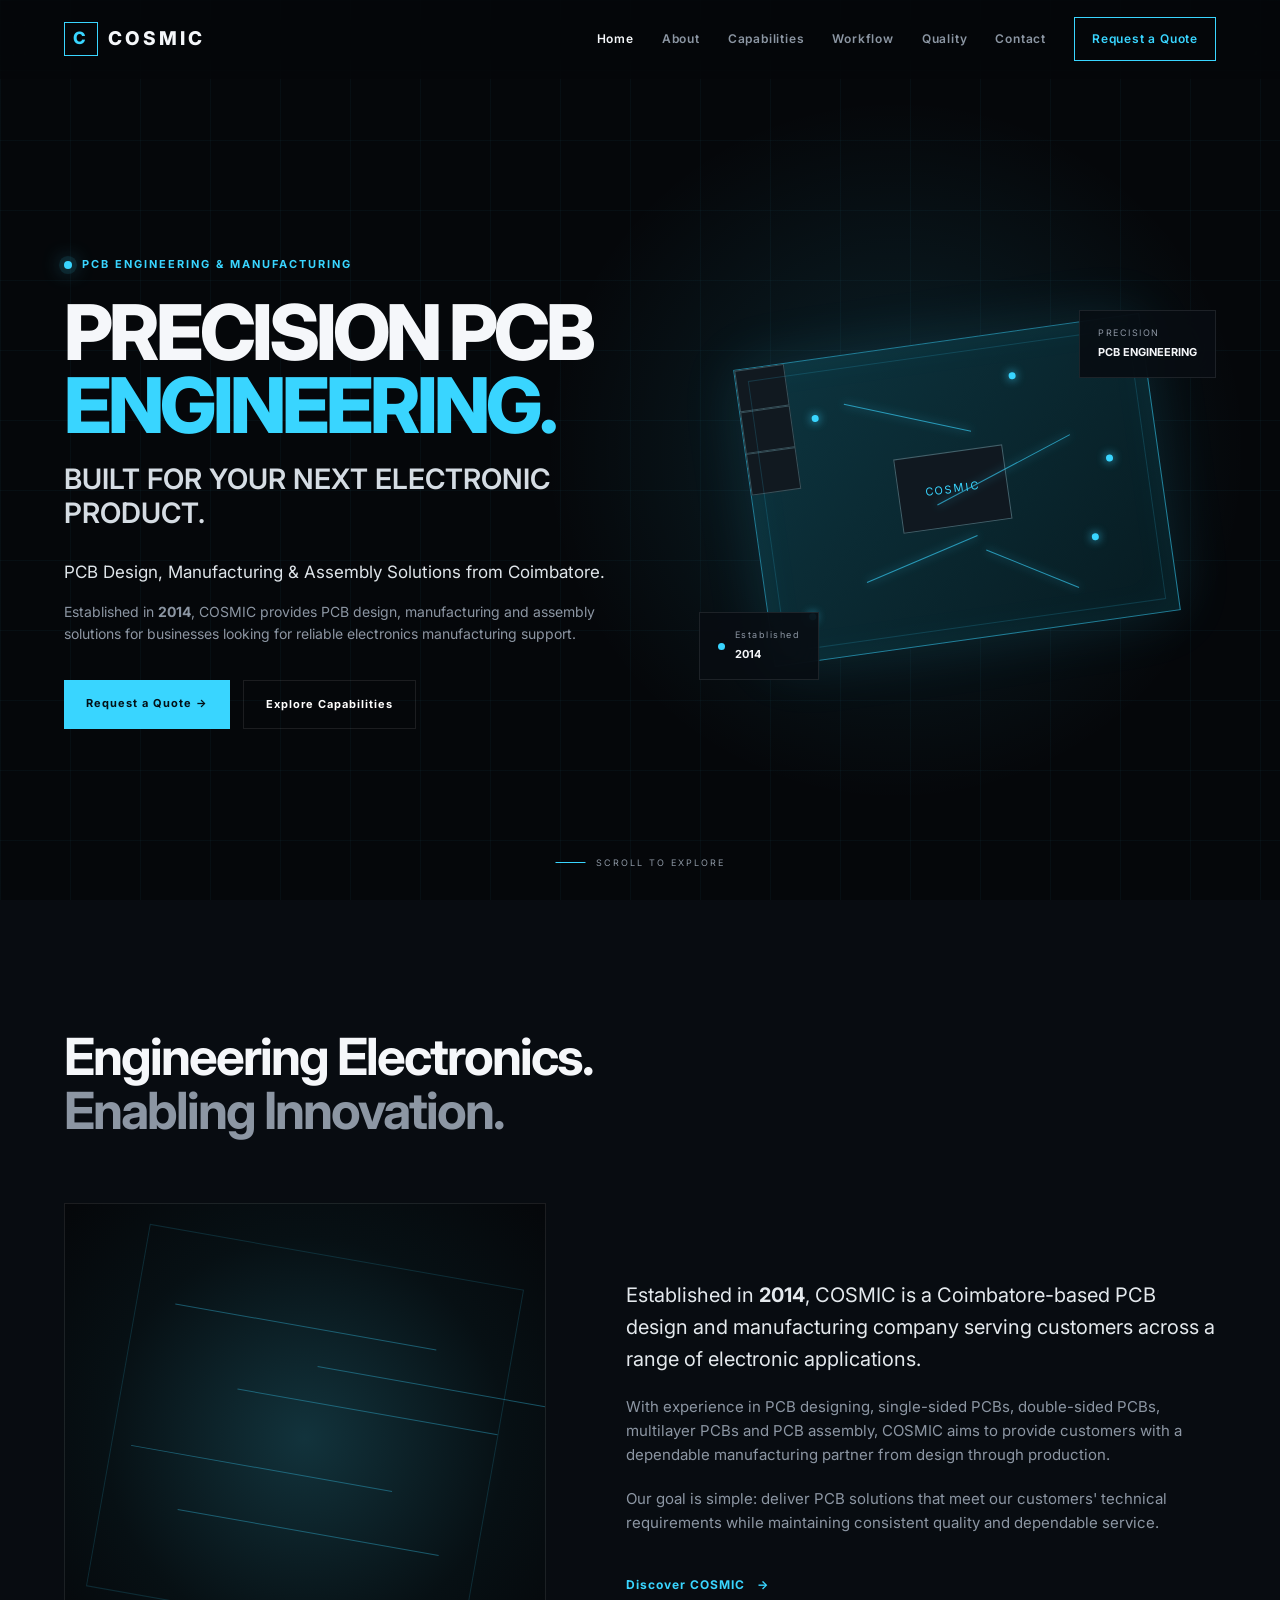
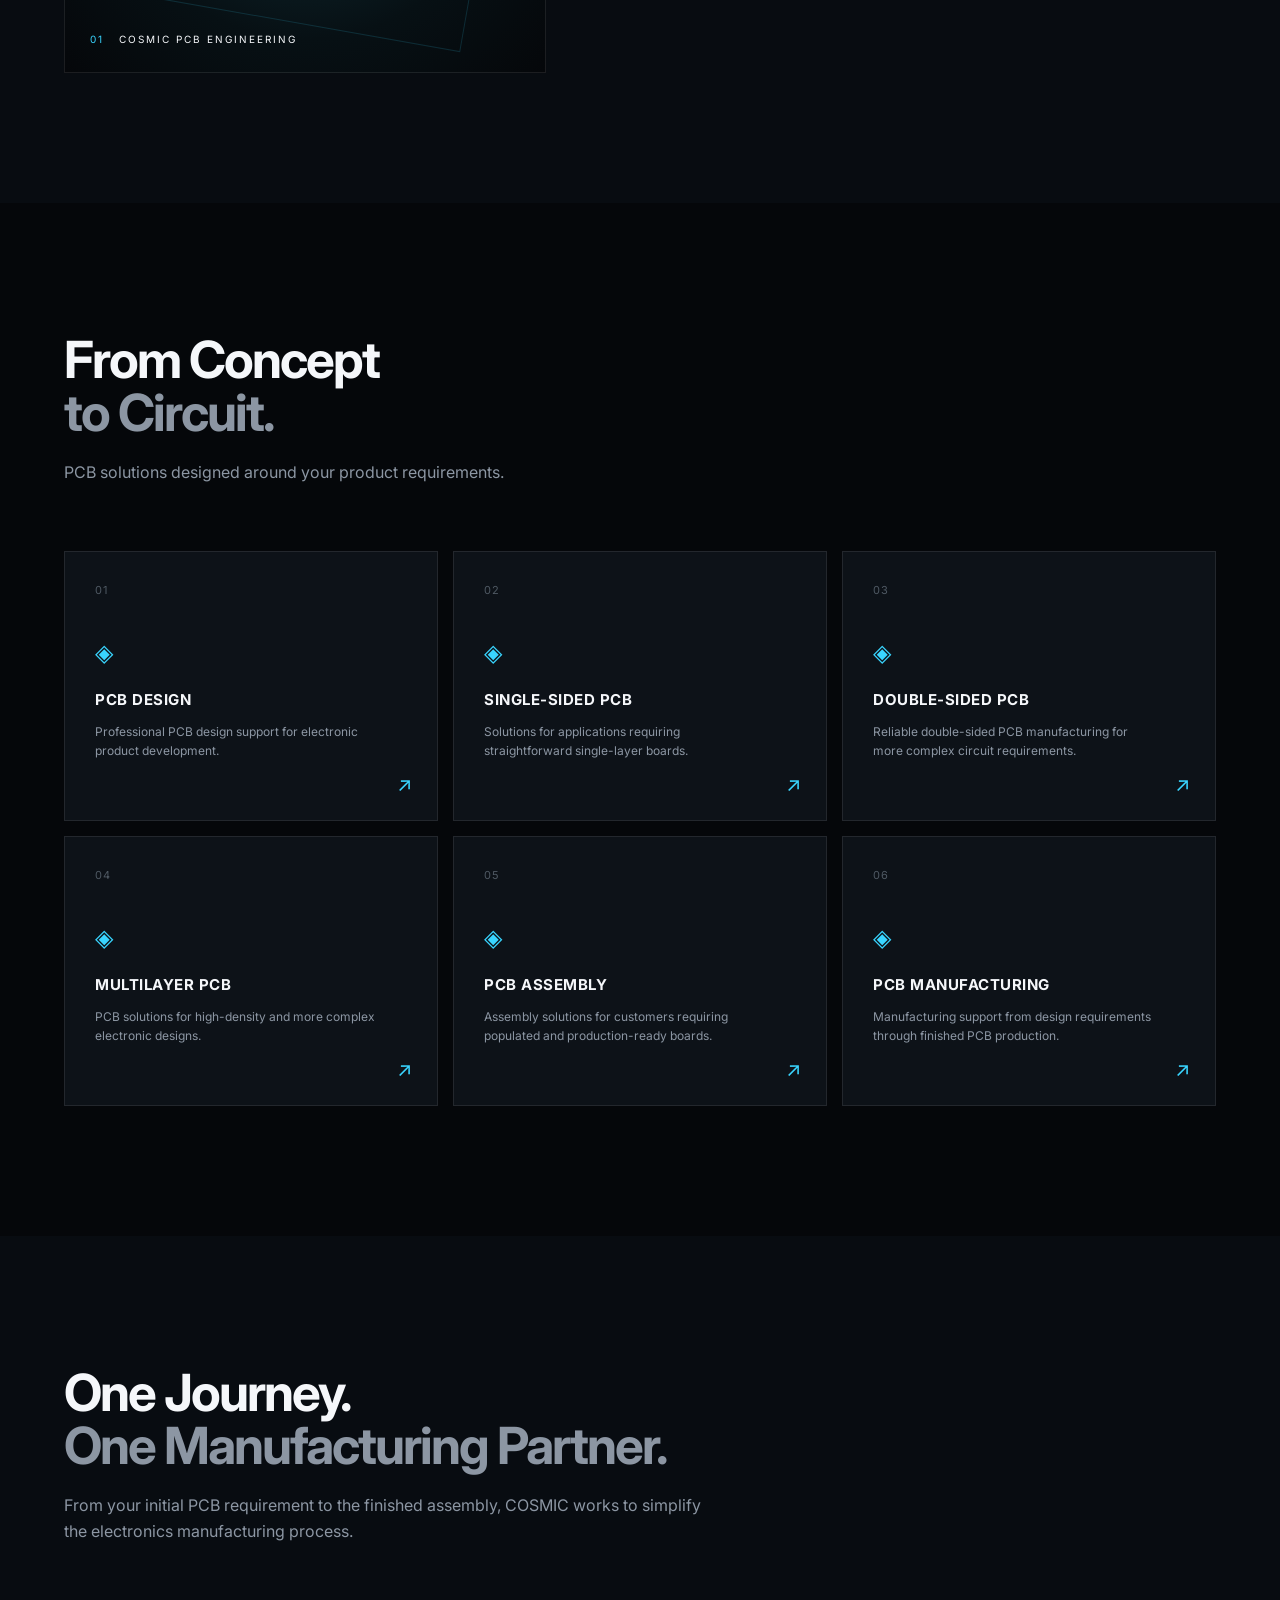
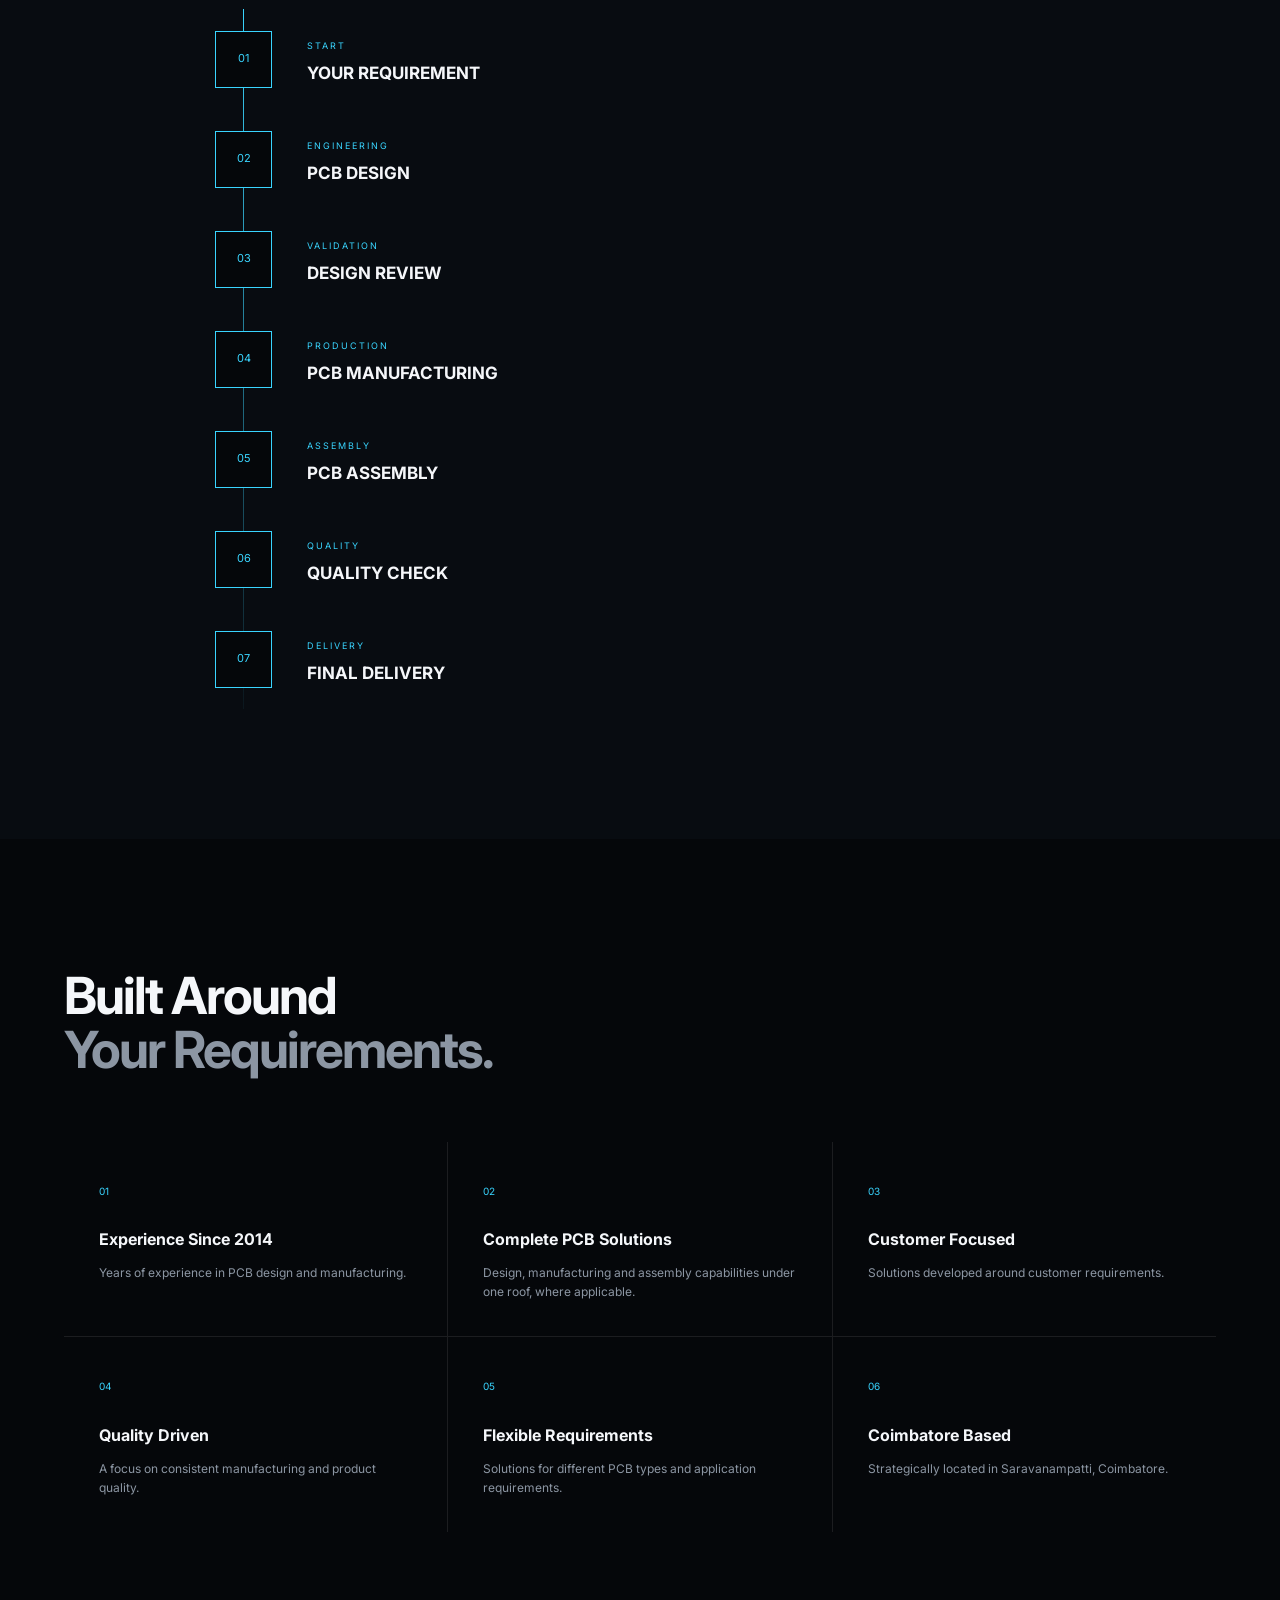
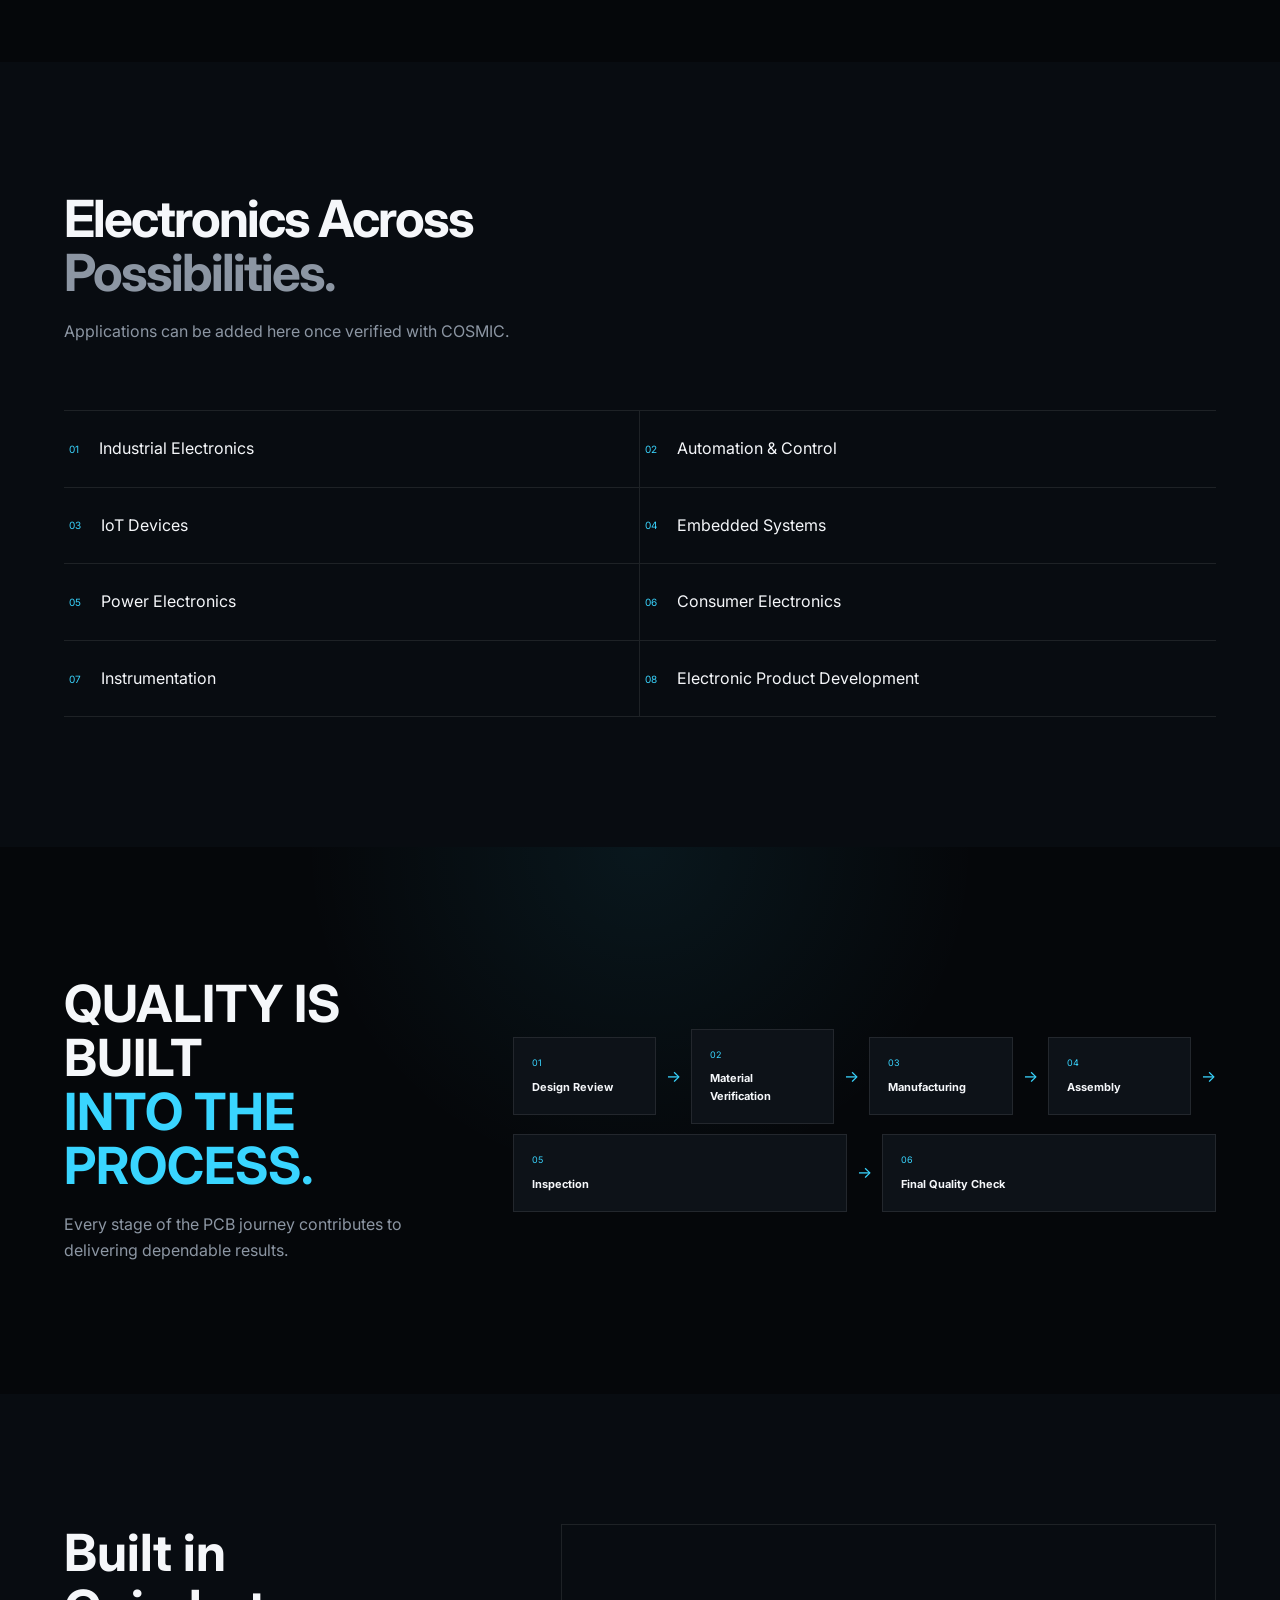
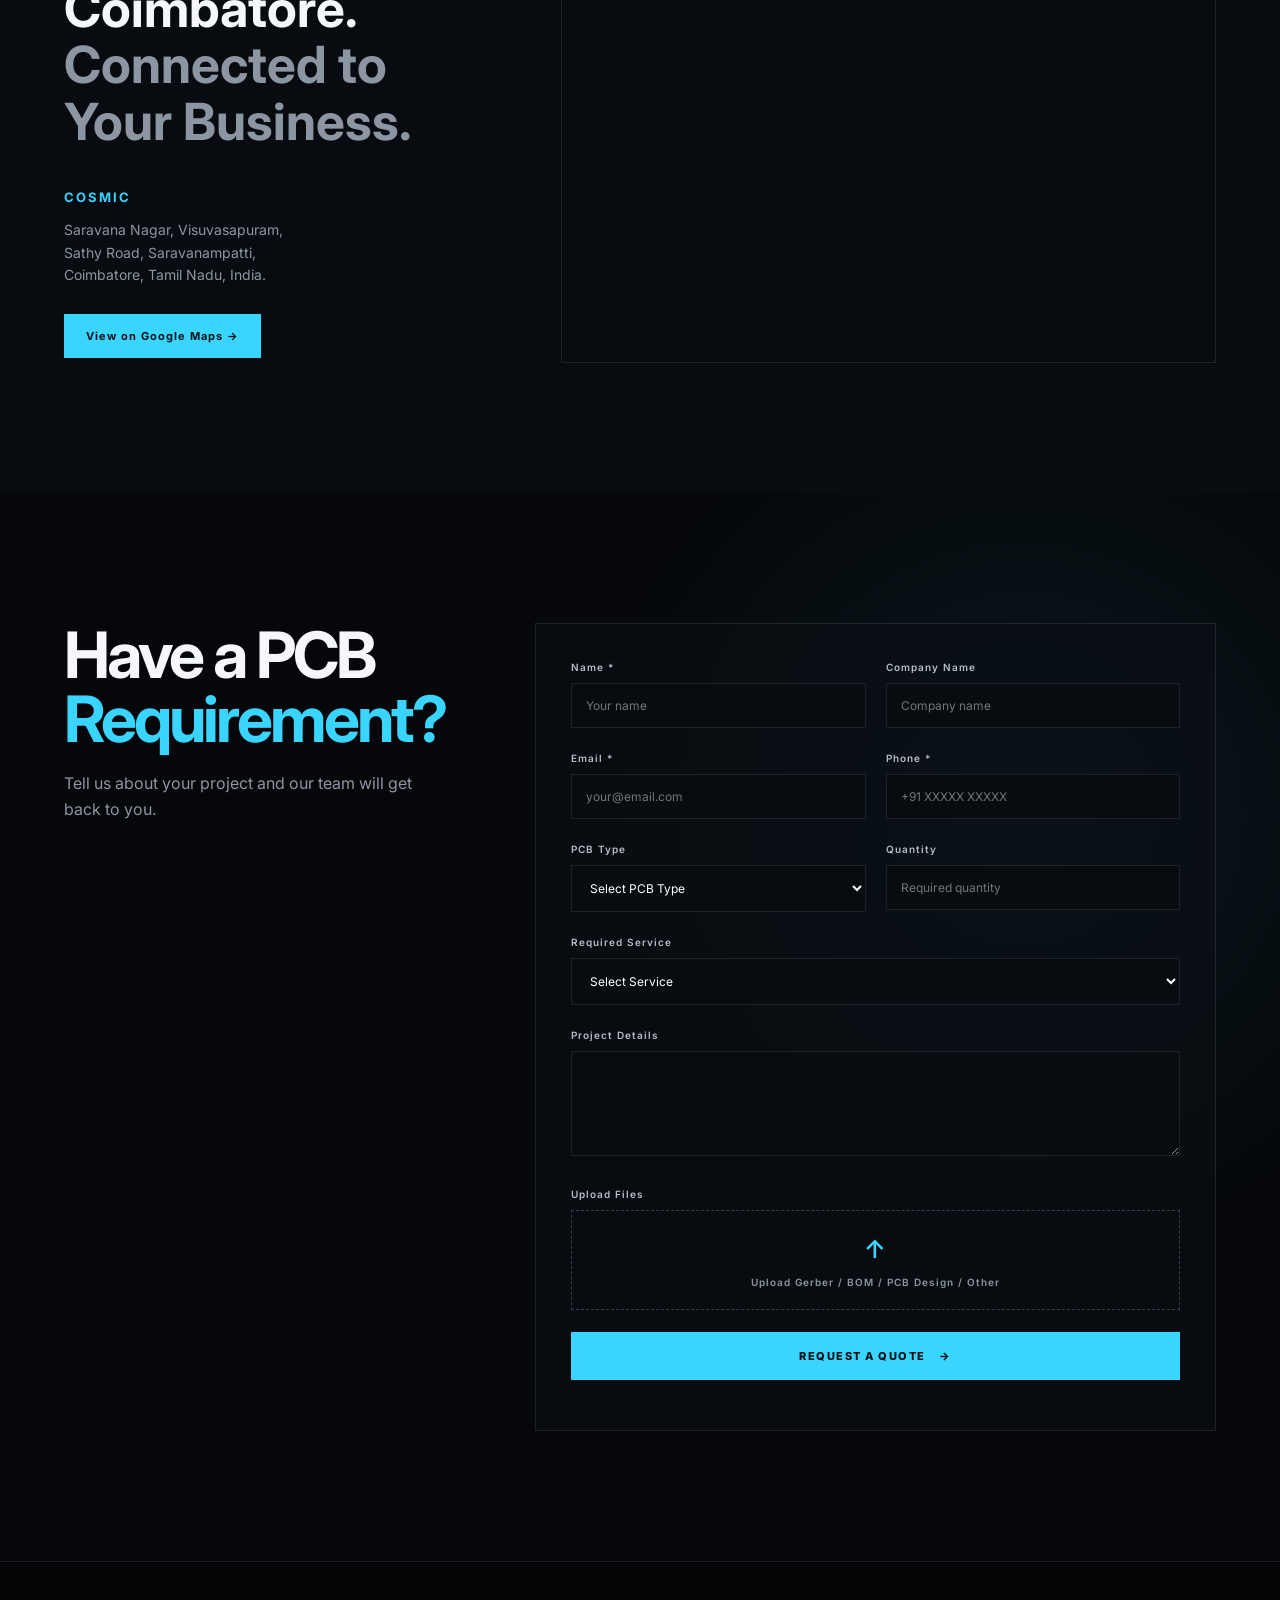
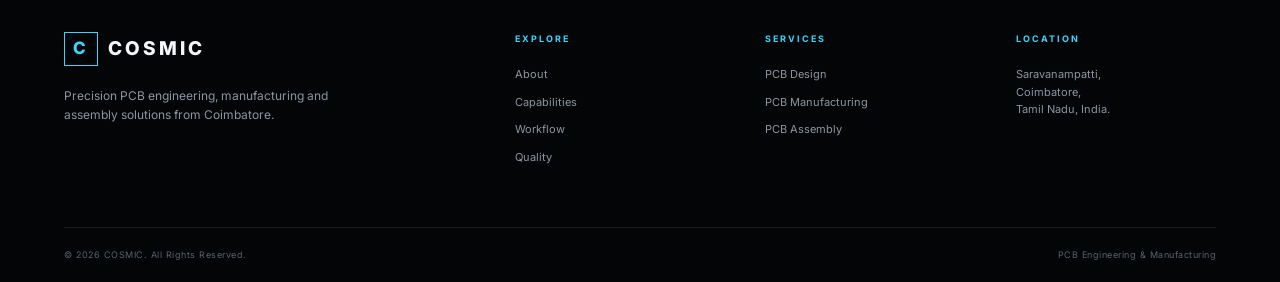
<file: Index.html>
<!DOCTYPE html>
<html lang="en">
<head>
    <meta charset="UTF-8">
    <meta name="viewport" content="width=device-width, initial-scale=1.0">

    <title>COSMIC | PCB Design, Manufacturing & Assembly</title>

    <meta name="description"
        content="COSMIC provides PCB design, manufacturing and assembly solutions from Coimbatore.">

    <link rel="preconnect" href="https://fonts.googleapis.com">
    <link rel="preconnect" href="https://fonts.gstatic.com" crossorigin>

    <link
        href="https://fonts.googleapis.com/css2?family=Inter:wght@400;500;600;700;800&display=swap"
        rel="stylesheet">

    <link rel="stylesheet" href="style.css">
</head>


<body>

    <!-- ================= NAVBAR ================= -->

    <header class="navbar" id="navbar">

        <div class="container nav-container">

            <a href="#home" class="logo">
                <span class="logo-mark">C</span>
                <span>COSMIC</span>
            </a>

            <nav class="nav-links" id="navLinks">

                <a href="#home" class="active">Home</a>
                <a href="#about">About</a>
                <a href="#capabilities">Capabilities</a>
                <a href="#workflow">Workflow</a>
                <a href="#quality">Quality</a>
                <a href="#contact">Contact</a>

                <a href="#quote" class="nav-quote">
                    Request a Quote
                </a>

            </nav>

            <button class="menu-btn" id="menuBtn">
                <span></span>
                <span></span>
                <span></span>
            </button>

        </div>

    </header>


    <!-- ================= HERO ================= -->

    <main>

        <section class="hero" id="home">

            <div class="hero-grid"></div>

            <div class="circuit-lines">
                <span></span>
                <span></span>
                <span></span>
                <span></span>
            </div>

            <div class="container hero-container">

                <div class="hero-content reveal">

                    <div class="eyebrow">
                        <span class="pulse"></span>
                        PCB ENGINEERING & MANUFACTURING
                    </div>

                    <h1>
                        PRECISION PCB
                        <span>ENGINEERING.</span>
                    </h1>

                    <h2>
                        BUILT FOR YOUR NEXT
                        ELECTRONIC PRODUCT.
                    </h2>

                    <p class="hero-description">
                        PCB Design, Manufacturing & Assembly Solutions
                        from Coimbatore.
                    </p>

                    <p class="hero-text">
                        Established in <strong>2014</strong>, COSMIC provides
                        PCB design, manufacturing and assembly solutions
                        for businesses looking for reliable electronics
                        manufacturing support.
                    </p>

                    <div class="hero-buttons">

                        <a href="#quote" class="btn btn-primary">
                            Request a Quote
                            <span>→</span>
                        </a>

                        <a href="#capabilities" class="btn btn-outline">
                            Explore Capabilities
                        </a>

                    </div>

                </div>


                <!-- PCB VISUAL -->

                <div class="hero-visual reveal">

                    <div class="pcb-board">

                        <div class="pcb-chip chip-main">
                            COSMIC
                        </div>

                        <div class="chip chip-one"></div>
                        <div class="chip chip-two"></div>
                        <div class="chip chip-three"></div>

                        <div class="pcb-line line-one"></div>
                        <div class="pcb-line line-two"></div>
                        <div class="pcb-line line-three"></div>
                        <div class="pcb-line line-four"></div>

                        <div class="pcb-dot dot-one"></div>
                        <div class="pcb-dot dot-two"></div>
                        <div class="pcb-dot dot-three"></div>
                        <div class="pcb-dot dot-four"></div>
                        <div class="pcb-dot dot-five"></div>

                    </div>

                    <div class="floating-card card-top">
                        <small>PRECISION</small>
                        <strong>PCB ENGINEERING</strong>
                    </div>

                    <div class="floating-card card-bottom">
                        <span class="status-dot"></span>
                        <div>
                            <small>Established</small>
                            <strong>2014</strong>
                        </div>
                    </div>

                </div>

            </div>


            <!-- SCROLL -->

            <a href="#about" class="scroll-indicator">
                <span></span>
                SCROLL TO EXPLORE
            </a>

        </section>


        <!-- ================= ABOUT ================= -->

        <section class="section about-section" id="about">

            <div class="container">

                <div class="section-heading reveal">

                    <h2>
                        Engineering Electronics.
                        <span>Enabling Innovation.</span>
                    </h2>

                </div>


                <div class="about-grid">

                    <div class="about-image reveal">

                        <div class="image-placeholder">

                            <div class="image-overlay"></div>

                            <div class="image-label">
                                <span>01</span>
                                COSMIC PCB ENGINEERING
                            </div>

                            <div class="pcb-pattern">

                                <div></div>
                                <div></div>
                                <div></div>
                                <div></div>
                                <div></div>

                            </div>

                        </div>

                    </div>


                    <div class="about-content reveal">

                        <p class="large-text">
                            Established in <strong>2014</strong>,
                            COSMIC is a Coimbatore-based PCB design
                            and manufacturing company serving customers
                            across a range of electronic applications.
                        </p>

                        <p>
                            With experience in PCB designing,
                            single-sided PCBs, double-sided PCBs,
                            multilayer PCBs and PCB assembly,
                            COSMIC aims to provide customers with a
                            dependable manufacturing partner from
                            design through production.
                        </p>

                        <p>
                            Our goal is simple: deliver PCB solutions
                            that meet our customers' technical
                            requirements while maintaining consistent
                            quality and dependable service.
                        </p>

                        <a href="#capabilities" class="text-link">
                            Discover COSMIC
                            <span>→</span>
                        </a>

                    </div>

                </div>

            </div>

        </section>


        <!-- ================= CAPABILITIES ================= -->

        <section class="section capabilities-section" id="capabilities">

            <div class="container">

                <div class="section-heading reveal">

                    <h2>
                        From Concept
                        <span>to Circuit.</span>
                    </h2>

                    <p>
                        PCB solutions designed around your product
                        requirements.
                    </p>

                </div>


                <div class="capabilities-grid">

                    <article class="capability-card reveal">

                        <div class="card-number">01</div>

                        <div class="capability-icon">
                            ◈
                        </div>

                        <h3>PCB DESIGN</h3>

                        <p>
                            Professional PCB design support for
                            electronic product development.
                        </p>

                        <span class="card-arrow">↗</span>

                    </article>


                    <article class="capability-card reveal">

                        <div class="card-number">02</div>

                        <div class="capability-icon">
                            ◈
                        </div>

                        <h3>SINGLE-SIDED PCB</h3>

                        <p>
                            Solutions for applications requiring
                            straightforward single-layer boards.
                        </p>

                        <span class="card-arrow">↗</span>

                    </article>


                    <article class="capability-card reveal">

                        <div class="card-number">03</div>

                        <div class="capability-icon">
                            ◈
                        </div>

                        <h3>DOUBLE-SIDED PCB</h3>

                        <p>
                            Reliable double-sided PCB manufacturing
                            for more complex circuit requirements.
                        </p>

                        <span class="card-arrow">↗</span>

                    </article>


                    <article class="capability-card reveal">

                        <div class="card-number">04</div>

                        <div class="capability-icon">
                            ◈
                        </div>

                        <h3>MULTILAYER PCB</h3>

                        <p>
                            PCB solutions for high-density and more
                            complex electronic designs.
                        </p>

                        <span class="card-arrow">↗</span>

                    </article>


                    <article class="capability-card reveal">

                        <div class="card-number">05</div>

                        <div class="capability-icon">
                            ◈
                        </div>

                        <h3>PCB ASSEMBLY</h3>

                        <p>
                            Assembly solutions for customers requiring
                            populated and production-ready boards.
                        </p>

                        <span class="card-arrow">↗</span>

                    </article>


                    <article class="capability-card reveal">

                        <div class="card-number">06</div>

                        <div class="capability-icon">
                            ◈
                        </div>

                        <h3>PCB MANUFACTURING</h3>

                        <p>
                            Manufacturing support from design
                            requirements through finished PCB production.
                        </p>

                        <span class="card-arrow">↗</span>

                    </article>

                </div>

            </div>

        </section>


        <!-- ================= WORKFLOW ================= -->

        <section class="section workflow-section" id="workflow">

            <div class="container">

                <div class="section-heading reveal">

                    <h2>
                        One Journey.
                        <span>One Manufacturing Partner.</span>
                    </h2>

                    <p>
                        From your initial PCB requirement to the
                        finished assembly, COSMIC works to simplify
                        the electronics manufacturing process.
                    </p>

                </div>


                <div class="workflow">

                    <div class="workflow-line"></div>


                    <div class="workflow-step reveal">

                        <span>01</span>

                        <div>
                            <small>START</small>
                            <h3>YOUR REQUIREMENT</h3>
                        </div>

                    </div>


                    <div class="workflow-step reveal">

                        <span>02</span>

                        <div>
                            <small>ENGINEERING</small>
                            <h3>PCB DESIGN</h3>
                        </div>

                    </div>


                    <div class="workflow-step reveal">

                        <span>03</span>

                        <div>
                            <small>VALIDATION</small>
                            <h3>DESIGN REVIEW</h3>
                        </div>

                    </div>


                    <div class="workflow-step reveal">

                        <span>04</span>

                        <div>
                            <small>PRODUCTION</small>
                            <h3>PCB MANUFACTURING</h3>
                        </div>

                    </div>


                    <div class="workflow-step reveal">

                        <span>05</span>

                        <div>
                            <small>ASSEMBLY</small>
                            <h3>PCB ASSEMBLY</h3>
                        </div>

                    </div>


                    <div class="workflow-step reveal">

                        <span>06</span>

                        <div>
                            <small>QUALITY</small>
                            <h3>QUALITY CHECK</h3>
                        </div>

                    </div>


                    <div class="workflow-step reveal">

                        <span>07</span>

                        <div>
                            <small>DELIVERY</small>
                            <h3>FINAL DELIVERY</h3>
                        </div>

                    </div>

                </div>

            </div>

        </section>


        <!-- ================= WHY COSMIC ================= -->

        <section class="section why-section">

            <div class="container">

                <div class="section-heading reveal">

                    <h2>
                        Built Around
                        <span>Your Requirements.</span>
                    </h2>

                </div>


                <div class="why-grid">

                    <div class="why-card reveal">

                        <span>01</span>

                        <h3>Experience Since 2014</h3>

                        <p>
                            Years of experience in PCB design
                            and manufacturing.
                        </p>

                    </div>


                    <div class="why-card reveal">

                        <span>02</span>

                        <h3>Complete PCB Solutions</h3>

                        <p>
                            Design, manufacturing and assembly
                            capabilities under one roof, where applicable.
                        </p>

                    </div>


                    <div class="why-card reveal">

                        <span>03</span>

                        <h3>Customer Focused</h3>

                        <p>
                            Solutions developed around customer
                            requirements.
                        </p>

                    </div>


                    <div class="why-card reveal">

                        <span>04</span>

                        <h3>Quality Driven</h3>

                        <p>
                            A focus on consistent manufacturing
                            and product quality.
                        </p>

                    </div>


                    <div class="why-card reveal">

                        <span>05</span>

                        <h3>Flexible Requirements</h3>

                        <p>
                            Solutions for different PCB types
                            and application requirements.
                        </p>

                    </div>


                    <div class="why-card reveal">

                        <span>06</span>

                        <h3>Coimbatore Based</h3>

                        <p>
                            Strategically located in Saravanampatti,
                            Coimbatore.
                        </p>

                    </div>

                </div>

            </div>

        </section>


        <!-- ================= APPLICATIONS ================= -->

        <section class="section applications-section">

            <div class="container">

                <div class="section-heading reveal">

                    <h2>
                        Electronics Across
                        <span>Possibilities.</span>
                    </h2>

                    <p>
                        Applications can be added here once
                        verified with COSMIC.
                    </p>

                </div>


                <div class="applications-grid">

                    <div class="application-item reveal">
                        <span>01</span>
                        Industrial Electronics
                    </div>

                    <div class="application-item reveal">
                        <span>02</span>
                        Automation & Control
                    </div>

                    <div class="application-item reveal">
                        <span>03</span>
                        IoT Devices
                    </div>

                    <div class="application-item reveal">
                        <span>04</span>
                        Embedded Systems
                    </div>

                    <div class="application-item reveal">
                        <span>05</span>
                        Power Electronics
                    </div>

                    <div class="application-item reveal">
                        <span>06</span>
                        Consumer Electronics
                    </div>

                    <div class="application-item reveal">
                        <span>07</span>
                        Instrumentation
                    </div>

                    <div class="application-item reveal">
                        <span>08</span>
                        Electronic Product Development
                    </div>

                </div>

            </div>

        </section>


        <!-- ================= QUALITY ================= -->

        <section class="section quality-section" id="quality">

            <div class="container quality-container">

                <div class="quality-content reveal">


                    <h2>
                        QUALITY IS BUILT
                        <span>INTO THE PROCESS.</span>
                    </h2>

                    <p>
                        Every stage of the PCB journey contributes
                        to delivering dependable results.
                    </p>

                </div>


                <div class="quality-process reveal">

                    <div class="quality-step">
                        <span>01</span>
                        <strong>Design Review</strong>
                    </div>

                    <div class="quality-arrow">→</div>

                    <div class="quality-step">
                        <span>02</span>
                        <strong>Material Verification</strong>
                    </div>

                    <div class="quality-arrow">→</div>

                    <div class="quality-step">
                        <span>03</span>
                        <strong>Manufacturing</strong>
                    </div>

                    <div class="quality-arrow">→</div>

                    <div class="quality-step">
                        <span>04</span>
                        <strong>Assembly</strong>
                    </div>

                    <div class="quality-arrow">→</div>

                    <div class="quality-step">
                        <span>05</span>
                        <strong>Inspection</strong>
                    </div>

                    <div class="quality-arrow">→</div>

                    <div class="quality-step">
                        <span>06</span>
                        <strong>Final Quality Check</strong>
                    </div>

                </div>

            </div>

        </section>


        <!-- ================= LOCATION ================= -->

        <section class="section location-section">

            <div class="container location-grid">

                <div class="location-content reveal">

                    <h2>
                        Built in Coimbatore.
                        <span>Connected to Your Business.</span>
                    </h2>

                    <div class="address">

                        <strong>COSMIC</strong>

                        <p>
                            Saravana Nagar, Visuvasapuram,<br>
                            Sathy Road, Saravanampatti,<br>
                            Coimbatore, Tamil Nadu, India.
                        </p>

                    </div>

                    <a
                        href="https://www.google.com/maps/search/?api=1&query=Saravanampatti+Coimbatore"
                        target="_blank"
                        class="btn btn-primary">

                        View on Google Maps →
                    </a>

                </div>


                <div class="map-container reveal">

                    <iframe
                        src="https://www.google.com/maps?q=Saravanampatti%2C%20Coimbatore%2C%20Tamil%20Nadu&output=embed"
                        loading="lazy"
                        allowfullscreen>
                    </iframe>

                </div>

            </div>

        </section>


        <!-- ================= QUOTE ================= -->

        <section class="quote-section" id="quote">

            <div class="container">

                <div class="quote-wrapper">

                    <div class="quote-heading reveal">

                        

                        <h2>
                            Have a PCB
                            <span>Requirement?</span>
                        </h2>

                        <p>
                            Tell us about your project and our team
                            will get back to you.
                        </p>

                    </div>


                    <form class="quote-form reveal" id="quoteForm">

                        <div class="form-row">

                            <div class="form-group">

                                <label>Name *</label>

                                <input
                                    type="text"
                                    name="name"
                                    placeholder="Your name"
                                    required>

                            </div>


                            <div class="form-group">

                                <label>Company Name</label>

                                <input
                                    type="text"
                                    name="company"
                                    placeholder="Company name">

                            </div>

                        </div>


                        <div class="form-row">

                            <div class="form-group">

                                <label>Email *</label>

                                <input
                                    type="email"
                                    name="email"
                                    placeholder="your@email.com"
                                    required>

                            </div>


                            <div class="form-group">

                                <label>Phone *</label>

                                <input
                                    type="tel"
                                    name="phone"
                                    placeholder="+91 XXXXX XXXXX"
                                    required>

                            </div>

                        </div>


                        <div class="form-row">

                            <div class="form-group">

                                <label>PCB Type</label>

                                <select name="pcbType">

                                    <option value="">
                                        Select PCB Type
                                    </option>

                                    <option>
                                        Single-Sided PCB
                                    </option>

                                    <option>
                                        Double-Sided PCB
                                    </option>

                                    <option>
                                        Multilayer PCB
                                    </option>

                                    <option>
                                        Not Sure
                                    </option>

                                </select>

                            </div>


                            <div class="form-group">

                                <label>Quantity</label>

                                <input
                                    type="number"
                                    name="quantity"
                                    placeholder="Required quantity">

                            </div>

                        </div>


                        <div class="form-group">

                            <label>Required Service</label>

                            <select name="service">

                                <option value="">
                                    Select Service
                                </option>

                                <option>PCB Design</option>
                                <option>PCB Manufacturing</option>
                                <option>PCB Assembly</option>
                                <option>Design + Manufacturing</option>
                                <option>Complete PCB Solution</option>

                            </select>

                        </div>


                        <div class="form-group">

                            <label>Project Details</label>

                            <textarea
                                name="details"
                                rows="5"
                                placeholder="Tell us about your PCB requirement...">
                            </textarea>

                        </div>


                        <div class="form-group">

                            <label>Upload Files</label>

                            <div class="file-upload">

                                <input
                                    type="file"
                                    id="fileInput"
                                    accept=".zip,.rar,.pdf,.ger,.gbr,.sch,.brd">

                                <label for="fileInput">

                                    <span class="upload-icon">
                                        ↑
                                    </span>

                                    <span id="fileName">
                                        Upload Gerber / BOM /
                                        PCB Design / Other
                                    </span>

                                </label>

                            </div>

                        </div>


                        <button
                            type="submit"
                            class="submit-btn">

                            REQUEST A QUOTE
                            <span>→</span>

                        </button>


                        <div
                            class="form-message"
                            id="formMessage">
                        </div>

                    </form>

                </div>

            </div>

        </section>

    </main>


    <!-- ================= FOOTER ================= -->

    <footer>

        <div class="container footer-grid">

            <div class="footer-brand">

                <a href="#home" class="logo">
                    <span class="logo-mark">C</span>
                    <span>COSMIC</span>
                </a>

                <p>
                    Precision PCB engineering, manufacturing
                    and assembly solutions from Coimbatore.
                </p>

            </div>


            <div class="footer-column">

                <h4>EXPLORE</h4>

                <a href="#about">About</a>
                <a href="#capabilities">Capabilities</a>
                <a href="#workflow">Workflow</a>
                <a href="#quality">Quality</a>

            </div>


            <div class="footer-column">

                <h4>SERVICES</h4>

                <a href="#capabilities">PCB Design</a>
                <a href="#capabilities">PCB Manufacturing</a>
                <a href="#capabilities">PCB Assembly</a>

            </div>


            <div class="footer-column">

                <h4>LOCATION</h4>

                <p>
                    Saravanampatti,<br>
                    Coimbatore,<br>
                    Tamil Nadu, India.
                </p>

            </div>

        </div>


        <div class="container footer-bottom">

            <p>
                © <span id="year"></span> COSMIC.
                All Rights Reserved.
            </p>

            <p>
                PCB Engineering & Manufacturing
            </p>

        </div>

    </footer>

    <script src="script.js"></script>

</body>
</html>
</file>
<file: style.css>
/* =========================
   RESET
========================= */

* {
    margin: 0;
    padding: 0;
    box-sizing: border-box;
}

html {
    scroll-behavior: smooth;
}

body {
    font-family: "Inter", sans-serif;
    background: #05070a;
    color: #f5f7fa;
    line-height: 1.6;
    overflow-x: hidden;
}

a {
    text-decoration: none;
    color: inherit;
}

button,
input,
textarea,
select {
    font-family: inherit;
}

.container {
    width: min(1200px, 90%);
    margin: auto;
}


/* =========================
   VARIABLES
========================= */

:root {

    --bg: #05070a;
    --bg-light: #0a0e13;
    --card: #0d1218;

    --text: #f5f7fa;
    --muted: #8c96a3;

    --accent: #39d5ff;
    --accent-dark: #087e9d;

    --border: rgba(255, 255, 255, 0.09);

}


/* =========================
   NAVBAR
========================= */

.navbar {

    position: fixed;
    top: 0;
    left: 0;

    width: 100%;

    z-index: 1000;

    background: rgba(5, 7, 10, 0.75);

    backdrop-filter: blur(18px);

    border-bottom: 1px solid transparent;

    transition: 0.3s ease;

}

.navbar.scrolled {
    border-bottom-color: var(--border);
    background: rgba(5, 7, 10, 0.94);
}


.nav-container {

    height: 78px;

    display: flex;

    align-items: center;

    justify-content: space-between;

}

.logo {

    display: flex;

    align-items: center;

    gap: 10px;

    font-size: 19px;

    font-weight: 800;

    letter-spacing: 3px;

}

.logo-mark {

    width: 34px;
    height: 34px;

    display: grid;

    place-items: center;

    border: 1px solid var(--accent);

    color: var(--accent);

    font-size: 17px;

}


.nav-links {

    display: flex;

    align-items: center;

    gap: 28px;

}


.nav-links a {

    font-size: 12px;

    color: var(--muted);

    font-weight: 600;

    letter-spacing: 0.8px;

    transition: 0.3s;

}


.nav-links a:hover,
.nav-links a.active {

    color: var(--text);

}


.nav-quote {

    padding: 11px 17px;

    border: 1px solid var(--accent);

    color: var(--accent) !important;

}

.menu-btn {

    display: none;

    background: none;

    border: none;

    cursor: pointer;

}

.menu-btn span {

    width: 27px;
    height: 2px;

    background: white;

    display: block;

    margin: 5px;

}


/* =========================
   HERO
========================= */

.hero {

    min-height: 100vh;

    position: relative;

    display: flex;

    align-items: center;

    overflow: hidden;

    padding-top: 80px;

}


.hero-grid {

    position: absolute;

    inset: 0;

    background-image:

        linear-gradient(
            rgba(57, 213, 255, 0.035) 1px,
            transparent 1px
        ),

        linear-gradient(
            90deg,
            rgba(57, 213, 255, 0.035) 1px,
            transparent 1px
        );

    background-size: 70px 70px;

}


.hero-grid::after {

    content: "";

    position: absolute;

    inset: 0;

    background:
        radial-gradient(
            circle at 70% 50%,
            rgba(57, 213, 255, 0.13),
            transparent 35%
        );

}


.hero-container {

    position: relative;

    z-index: 2;

    display: grid;

    grid-template-columns: 1fr 0.9fr;

    gap: 60px;

    align-items: center;

}

.eyebrow {

    display: inline-flex;

    align-items: center;

    gap: 10px;

    color: var(--accent);

    font-size: 11px;

    font-weight: 700;

    letter-spacing: 2px;

    margin-bottom: 24px;

}

.pulse {

    width: 8px;
    height: 8px;

    border-radius: 50%;

    background: var(--accent);

    box-shadow:
        0 0 0 5px rgba(57, 213, 255, 0.1),
        0 0 20px var(--accent);

}

.hero h1 {

    font-size: clamp(48px, 6vw, 82px);

    line-height: 0.95;

    letter-spacing: -4px;

    font-weight: 800;

}

.hero h1 span {

    display: block;

    color: var(--accent);

}

.hero h2 {

    margin-top: 20px;

    font-size: clamp(20px, 2.2vw, 30px);

    line-height: 1.2;

    font-weight: 600;

    color: #d5dce3;

}

.hero-description {

    margin-top: 28px;

    font-size: 17px;

    color: #dfe5ea;

}

.hero-text {

    max-width: 620px;
    margin-top: 15px;

    color: var(--muted);

    font-size: 14px;

}

.hero-buttons {

    display: flex;

    gap: 13px;

    margin-top: 34px;

    flex-wrap: wrap;

}

.btn {

    padding: 15px 22px;

    font-size: 11px;

    font-weight: 700;

    letter-spacing: 1px;

    transition: 0.3s;

}

.btn-primary {

    background: var(--accent);

    color: #031016;

}

.btn-primary:hover {

    transform: translateY(-3px);

    box-shadow: 0 12px 35px rgba(57, 213, 255, 0.2);

}

.btn-outline {

    border: 1px solid var(--border);

    color: white;

}

.btn-outline:hover {

    border-color: var(--accent);

    color: var(--accent);

}


/* =========================
   PCB VISUAL
========================= */

.hero-visual {

    min-height: 500px;

    position: relative;

    display: grid;

    place-items: center;

}

.pcb-board {

    width: 410px;
    height: 300px;

    position: relative;

    transform: rotate(-8deg);

    background:
        linear-gradient(
            135deg,
            #0d3540,
            #071b21
        );

    border: 1px solid rgba(57, 213, 255, 0.5);

    box-shadow:
        0 0 60px rgba(57, 213, 255, 0.12),
        inset 0 0 40px rgba(57, 213, 255, 0.06);

}

.pcb-board::before {

    content: "";

    position: absolute;

    inset: 12px;

    border: 1px solid rgba(57, 213, 255, 0.16);

}

.pcb-chip {

    position: absolute;

    display: grid;

    place-items: center;

    background: #101820;

    border: 1px solid #41616b;

    color: var(--accent);

    font-size: 11px;

    letter-spacing: 2px;

}

.chip-main {

    width: 110px;
    height: 75px;

    left: 145px;
    top: 110px;

}

.chip {

    width: 50px;
    height: 42px;

    background: #111920;

    border: 1px solid #38515a;

}

.chip-one {
    top: 35px;
    left: 50px;
}

.chip-two {
    right: 55px;
    top: 60px;
}

.chip-three {
    left: 60px;
    bottom: 45px;
}


.pcb-line {

    position: absolute;

    height: 1px;

    background: var(--accent);

    opacity: 0.65;

    box-shadow: 0 0 8px var(--accent);

}


.line-one {

    width: 130px;

    top: 70px;
    left: 100px;

    transform: rotate(20deg);

}

.line-two {

    width: 150px;

    right: 80px;
    top: 135px;

    transform: rotate(-20deg);

}

.line-three {

    width: 120px;

    left: 100px;
    bottom: 85px;

    transform: rotate(-15deg);

}

.line-four {

    width: 100px;

    right: 90px;
    bottom: 60px;

    transform: rotate(30deg);

}


.pcb-dot {

    position: absolute;

    width: 7px;
    height: 7px;

    border-radius: 50%;

    background: var(--accent);

    box-shadow: 0 0 10px var(--accent);

}


.dot-one {
    top: 55px;
    left: 70px;
}

.dot-two {
    top: 135px;
    right: 45px;
}

.dot-three {
    bottom: 40px;
    left: 40px;
}

.dot-four {
    bottom: 80px;
    right: 70px;
}

.dot-five {
    top: 40px;
    right: 130px;
}


.floating-card {

    position: absolute;

    background: rgba(8, 13, 18, 0.9);

    border: 1px solid var(--border);

    backdrop-filter: blur(15px);

    padding: 15px 18px;

}

.floating-card small {

    display: block;

    color: var(--muted);

    font-size: 9px;

    letter-spacing: 1.5px;

}

.floating-card strong {

    display: block;

    font-size: 11px;

    margin-top: 4px;

}

.card-top {

    top: 70px;
    right: 0;

}

.card-bottom {

    bottom: 60px;
    left: 0;

    display: flex;

    align-items: center;

    gap: 10px;

}

.status-dot {

    width: 7px;
    height: 7px;

    border-radius: 50%;

    background: var(--accent);

}


/* =========================
   SCROLL
========================= */

.scroll-indicator {

    position: absolute;

    bottom: 30px;

    left: 50%;

    transform: translateX(-50%);

    color: var(--muted);

    font-size: 9px;

    letter-spacing: 2px;

    display: flex;

    align-items: center;

    gap: 10px;

}

.scroll-indicator span {

    width: 30px;

    height: 1px;

    background: var(--accent);

}


/* =========================
   SECTIONS
========================= */

.section {

    padding: 130px 0;

}

.section-heading {

    max-width: 750px;

    margin-bottom: 65px;

}

.section-number {

    color: var(--accent);

    font-size: 10px;

    letter-spacing: 2px;

    font-weight: 700;

    margin-bottom: 18px;

}

.section-heading h2 {

    font-size: clamp(35px, 4vw, 55px);

    line-height: 1.05;

    letter-spacing: -2px;

}

.section-heading h2 span {

    display: block;

    color: var(--muted);

}

.section-heading p {

    color: var(--muted);
    margin-top: 20px;
    max-width: 650px;

}


/* =========================
   ABOUT
========================= */

.about-section {

    background: #080c11;

}

.about-grid {

    display: grid;

    grid-template-columns: 0.9fr 1.1fr;

    gap: 80px;

    align-items: center;

}

.image-placeholder {

    height: 470px;

    position: relative;

    overflow: hidden;

    border: 1px solid var(--border);

    background:
        radial-gradient(
            circle at center,
            #12333c,
            #071014 60%,
            #05070a
        );

}

.image-label {

    position: absolute;

    left: 25px;
    bottom: 25px;

    z-index: 3;

    font-size: 10px;

    letter-spacing: 2px;

}

.image-label span {

    color: var(--accent);

    margin-right: 10px;

}

.pcb-pattern {

    position: absolute;

    inset: 50px;

    border: 1px solid rgba(57, 213, 255, 0.15);

    transform: rotate(10deg);

}

.pcb-pattern div {

    position: absolute;

    height: 1px;

    width: 70%;

    background: var(--accent);

    opacity: 0.35;

}

.pcb-pattern div:nth-child(1) {
    top: 20%;
    left: 10%;
}

.pcb-pattern div:nth-child(2) {
    top: 40%;
    left: 30%;
}

.pcb-pattern div:nth-child(3) {
    top: 60%;
    left: 5%;
}

.pcb-pattern div:nth-child(4) {
    top: 75%;
    left: 20%;
}

.pcb-pattern div:nth-child(5) {
    top: 30%;
    left: 50%;
}


.about-content p {

    color: var(--muted);

    font-size: 15px;

    margin-bottom: 20px;

}

.about-content .large-text {

    color: #e4e9ed;

    font-size: 20px;

    line-height: 1.6;

}

.text-link {

    display: inline-flex;

    gap: 12px;

    margin-top: 20px;

    color: var(--accent);

    font-size: 12px;

    font-weight: 700;

    letter-spacing: 1px;

}


/* =========================
   CAPABILITIES
========================= */

.capabilities-grid {

    display: grid;

    grid-template-columns: repeat(3, 1fr);

    gap: 15px;

}

.capability-card {

    min-height: 270px;

    padding: 30px;

    position: relative;

    background: var(--card);

    border: 1px solid var(--border);

    transition: 0.4s ease;

    overflow: hidden;

}

.capability-card:hover {

    transform: translateY(-7px);

    border-color: rgba(57, 213, 255, 0.45);

}

.card-number {

    color: #4f5963;

    font-size: 11px;

    letter-spacing: 1px;

}

.capability-icon {

    margin-top: 35px;

    color: var(--accent);

    font-size: 24px;

}

.capability-card h3 {

    margin-top: 15px;

    font-size: 15px;

    letter-spacing: 0.5px;

}

.capability-card p {

    color: var(--muted);

    font-size: 12px;

    margin-top: 10px;

    max-width: 280px;

}

.card-arrow {

    position: absolute;

    right: 25px;
    bottom: 20px;

    color: var(--accent);

    font-size: 20px;

}


/* =========================
   WORKFLOW
========================= */

.workflow-section {

    background: #080c11;

}

.workflow {

    position: relative;

    max-width: 850px;

    margin: auto;

}

.workflow-line {

    position: absolute;

    left: 28px;

    top: 0;
    bottom: 0;

    width: 1px;

    background: linear-gradient(
        to bottom,
        var(--accent),
        rgba(57, 213, 255, 0.05)
    );

}

.workflow-step {

    display: flex;

    align-items: center;

    gap: 35px;

    position: relative;

    min-height: 100px;

}

.workflow-step > span {

    width: 57px;
    height: 57px;

    flex-shrink: 0;

    border: 1px solid var(--accent);

    background: var(--bg);

    color: var(--accent);

    display: grid;

    place-items: center;

    font-size: 11px;

    z-index: 2;

}

.workflow-step small {

    color: var(--accent);

    font-size: 9px;

    letter-spacing: 2px;

}

.workflow-step h3 {

    font-size: 17px;

    margin-top: 3px;

}


/* =========================
   WHY
========================= */

.why-grid {

    display: grid;

    grid-template-columns: repeat(3, 1fr);

    gap: 1px;

    background: var(--border);

}

.why-card {

    background: var(--bg);

    padding: 35px;

    min-height: 190px;

}

.why-card span {

    color: var(--accent);

    font-size: 10px;

}

.why-card h3 {

    margin-top: 25px;

    font-size: 16px;

}

.why-card p {

    color: var(--muted);

    font-size: 12px;

    margin-top: 10px;

}


/* =========================
   APPLICATIONS
========================= */

.applications-section {

    background: #080c11;

}

.applications-grid {

    display: grid;

    grid-template-columns: repeat(2, 1fr);

    border-top: 1px solid var(--border);

}

.application-item {

    padding: 25px 5px;

    border-bottom: 1px solid var(--border);

    font-size: 16px;

    display: flex;

    align-items: center;

    gap: 20px;

}

.application-item:nth-child(odd) {

    border-right: 1px solid var(--border);

}

.application-item span {

    color: var(--accent);

    font-size: 10px;

}


/* =========================
   QUALITY
========================= */

.quality-section {

    background:
        radial-gradient(
            circle at 50% 0,
            rgba(57, 213, 255, 0.08),
            transparent 40%
        );

}

.quality-container {

    display: grid;

    grid-template-columns: 0.7fr 1.3fr;

    gap: 70px;

    align-items: center;

}

.quality-content h2 {

    font-size: clamp(35px, 4vw, 55px);

    line-height: 1.05;

}

.quality-content h2 span {

    display: block;

    color: var(--accent);

}

.quality-content p {

    color: var(--muted);
    margin-top: 20px;

}

.quality-process {

    display: flex;

    align-items: center;

    flex-wrap: wrap;

    gap: 10px;

}

.quality-step {

    padding: 18px;

    border: 1px solid var(--border);

    background: var(--card);

    flex: 1;

    min-width: 130px;

}

.quality-step span {

    display: block;

    color: var(--accent);

    font-size: 9px;

}

.quality-step strong {

    display: block;

    margin-top: 8px;

    font-size: 11px;

}

.quality-arrow {

    color: var(--accent);

}


/* =========================
   LOCATION
========================= */

.location-section {

    background: #080c11;

}

.location-grid {

    display: grid;

    grid-template-columns: 0.8fr 1.2fr;

    gap: 60px;

    align-items: stretch;

}

.location-content h2 {

    font-size: clamp(35px, 4vw, 52px);

    line-height: 1.1;

}

.location-content h2 span {

    display: block;

    color: var(--muted);

}

.address {

    margin: 35px 0;

}

.address strong {

    color: var(--accent);

    font-size: 13px;

    letter-spacing: 2px;

}

.address p {

    color: var(--muted);

    margin-top: 10px;

    font-size: 14px;

}

.map-container {

    min-height: 430px;

    border: 1px solid var(--border);

}

.map-container iframe {

    width: 100%;

    height: 100%;

    min-height: 430px;

    border: 0;

    filter: grayscale(1) invert(0.9) contrast(0.9);

}


/* =========================
   QUOTE
========================= */

.quote-section {

    padding: 130px 0;

    background:
        radial-gradient(
            circle at 80% 30%,
            rgba(57, 213, 255, 0.09),
            transparent 35%
        );

}

.quote-wrapper {

    display: grid;

    grid-template-columns: 0.7fr 1.3fr;

    gap: 90px;

}

.quote-heading h2 {

    font-size: clamp(42px, 5vw, 65px);

    line-height: 1;

    letter-spacing: -3px;

}

.quote-heading h2 span {

    display: block;

    color: var(--accent);

}

.quote-heading p {

    color: var(--muted);

    margin-top: 20px;

}

.quote-form {

    border: 1px solid var(--border);

    background: rgba(10, 15, 20, 0.7);

    padding: 35px;

}

.form-row {

    display: grid;

    grid-template-columns: 1fr 1fr;

    gap: 20px;

}

.form-group {

    margin-bottom: 22px;

}

.form-group label {

    display: block;

    font-size: 10px;

    color: #b5bec7;

    margin-bottom: 8px;

    letter-spacing: 1px;

    font-weight: 600;

}

.form-group input,
.form-group select,
.form-group textarea {

    width: 100%;

    padding: 14px;

    border: 1px solid var(--border);

    outline: none;

    background: #080c10;

    color: white;

    font-size: 12px;

    transition: 0.3s;

}

.form-group textarea {

    resize: vertical;

}

.form-group input:focus,
.form-group select:focus,
.form-group textarea:focus {

    border-color: var(--accent);

}

.form-group select option {

    background: #080c10;

}

.file-upload input {

    display: none;

}

.file-upload label {

    min-height: 100px;

    border: 1px dashed #34414b;

    display: flex;

    flex-direction: column;

    align-items: center;

    justify-content: center;

    cursor: pointer;

    text-align: center;

    color: var(--muted);

}

.upload-icon {

    color: var(--accent);

    font-size: 25px;

    margin-bottom: 5px;

}

.submit-btn {

    width: 100%;

    border: none;

    padding: 17px;

    background: var(--accent);

    color: #031016;

    font-weight: 800;

    font-size: 11px;

    letter-spacing: 1.5px;

    cursor: pointer;

    transition: 0.3s;

}

.submit-btn:hover {

    box-shadow: 0 15px 40px rgba(57, 213, 255, 0.18);

    transform: translateY(-2px);

}

.submit-btn span {

    margin-left: 10px;

}

.form-message {

    margin-top: 15px;

    text-align: center;

    font-size: 12px;

    color: var(--accent);

}


/* =========================
   FOOTER
========================= */

footer {

    border-top: 1px solid var(--border);

    padding-top: 70px;

    background: #030507;

}

.footer-grid {

    display: grid;

    grid-template-columns: 2fr 1fr 1fr 1fr;

    gap: 50px;

    padding-bottom: 60px;

}

.footer-brand p {

    color: var(--muted);

    font-size: 12px;

    max-width: 300px;

    margin-top: 20px;

}

.footer-column {

    display: flex;

    flex-direction: column;

    gap: 10px;

}

.footer-column h4 {

    color: var(--accent);

    font-size: 9px;

    letter-spacing: 2px;

    margin-bottom: 10px;

}

.footer-column a,
.footer-column p {

    color: var(--muted);

    font-size: 11px;

}

.footer-column a:hover {

    color: white;

}

.footer-bottom {

    border-top: 1px solid var(--border);

    padding: 20px 0;

    display: flex;

    justify-content: space-between;

    color: #59636d;

    font-size: 9px;

    letter-spacing: 0.5px;

}


/* =========================
   REVEAL ANIMATION
========================= */

.reveal {
    opacity: 1;
    transform: translateY(0);
}

body.js-enabled .reveal {
    opacity: 0;
    transform: translateY(30px);
    transition: opacity 0.8s ease, transform 0.8s ease;
}

body.js-enabled .reveal.show {
    opacity: 1;
    transform: translateY(0);
}

/* =========================
   RESPONSIVE
========================= */

@media (max-width: 1000px) {

    .nav-links {

        gap: 15px;

    }

    .hero-container {

        grid-template-columns: 1fr;

    }

    .hero-visual {

        min-height: 400px;

    }

    .about-grid,
    .quality-container,
    .location-grid,
    .quote-wrapper {

        grid-template-columns: 1fr;

    }

    .capabilities-grid {

        grid-template-columns: repeat(2, 1fr);

    }

    .why-grid {

        grid-template-columns: repeat(2, 1fr);

    }

    .footer-grid {

        grid-template-columns: 2fr 1fr 1fr;

    }

}


@media (max-width: 700px) {

    .nav-links {

        position: fixed;

        top: 78px;

        left: 0;

        width: 100%;

        background: #06090d;

        border-bottom: 1px solid var(--border);

        flex-direction: column;

        align-items: flex-start;

        padding: 25px;

        transform: translateY(-120%);

        transition: 0.4s;

    }


    .nav-links.open {

        transform: translateY(0);

    }


    .menu-btn {

        display: block;

    }


    .hero {

        padding-top: 120px;

    }


    .hero h1 {

        letter-spacing: -2px;

    }


    .hero-visual {

        min-height: 340px;

    }


    .pcb-board {

        width: 290px;
        height: 220px;

    }


    .chip-main {

        width: 80px;
        height: 55px;

        left: 105px;
        top: 80px;

    }


    .floating-card {

        transform: scale(0.8);

    }


    .card-top {

        right: -20px;

    }


    .card-bottom {

        left: -20px;

    }


    .section {

        padding: 90px 0;

    }


    .capabilities-grid,
    .why-grid,
    .applications-grid {

        grid-template-columns: 1fr;

    }


    .application-item:nth-child(odd) {

        border-right: none;

    }


    .quality-arrow {

        display: none;

    }


    .quality-process {

        flex-direction: column;

        align-items: stretch;

    }


    .form-row {

        grid-template-columns: 1fr;

        gap: 0;

    }


    .quote-form {

        padding: 22px;

    }


    .footer-grid {

        grid-template-columns: 1fr 1fr;

    }


    .footer-bottom {

        flex-direction: column;

        gap: 8px;

    }

}


@media (max-width: 450px) {

    .container {

        width: 88%;

    }


    .hero h1 {

        font-size: 45px;

    }


    .hero h2 {

        font-size: 19px;

    }


    .pcb-board {

        width: 250px;
        height: 190px;

    }


    .chip-main {

        left: 88px;

        top: 68px;

    }


    .footer-grid {
        grid-template-columns: 1fr;

    }

}
</file>
